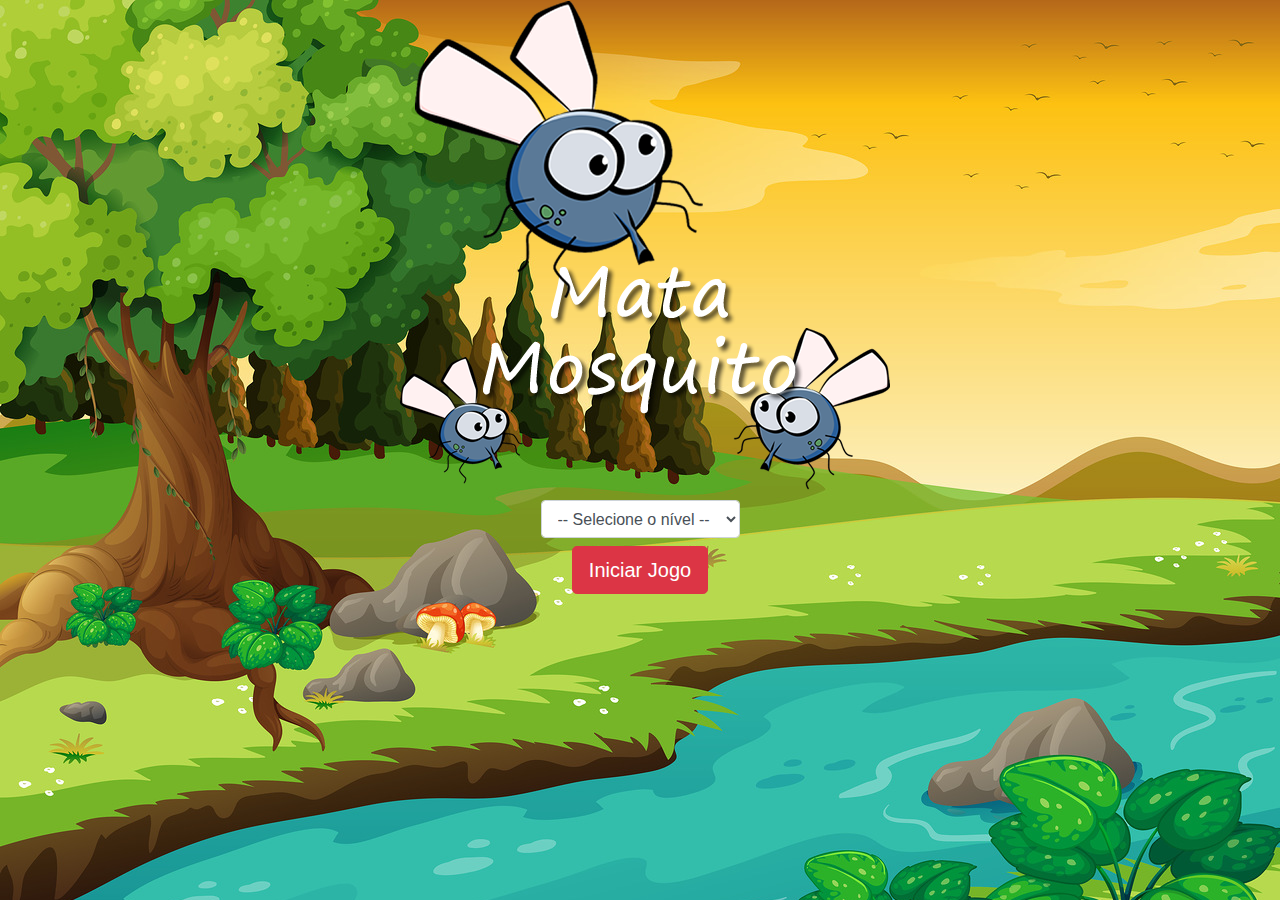
<file: pages/index.html>
<!doctype html>
<html lang="pt-BR">
  <head>
    <title>Mata Mosquito</title>
    <!-- Required meta tags -->
    <meta charset="utf-8">
    <meta name="viewport" content="width=device-width, initial-scale=1, shrink-to-fit=no">
    <link rel="stylesheet" href="../style.css">

    <!-- Bootstrap CSS -->
    <link rel="stylesheet" href="https://stackpath.bootstrapcdn.com/bootstrap/4.3.1/css/bootstrap.min.css" integrity="sha384-ggOyR0iXCbMQv3Xipma34MD+dH/1fQ784/j6cY/iJTQUOhcWr7x9JvoRxT2MZw1T" crossorigin="anonymous">
  </head>
  <body> 

    <div class="container">
        <div class="row">
            <div class="col">
                <div class="d-flex justify-content-center">
                    <img src="../imagens/game.png">
                </div>
            </div>
        </div>

        <div class="row">
            <div class="col">
                <div class="d-flex justify-content-center">
                    <div class="mb-2">
                        <select id="level" class="form-control">
                            <option value="">-- Selecione o nível --</option>
                            <option value="normal">Normal</option>
                            <option value="dificil">Difícil</option>
                            <option value="chucknorris">Chuck Norris</option>
                        </select>
                    </div>
                </div>
            </div>
        </div>

        <div class="row">
            <div class="col">
                <div class="d-flex justify-content-center">
                    <button type="button" class="btn btn-danger btn-lg start">Iniciar Jogo</button>
                </div>
            </div>
        </div>
    </div> 
    <script src="../main.js"></script>  
  </body>
</html>
</file>
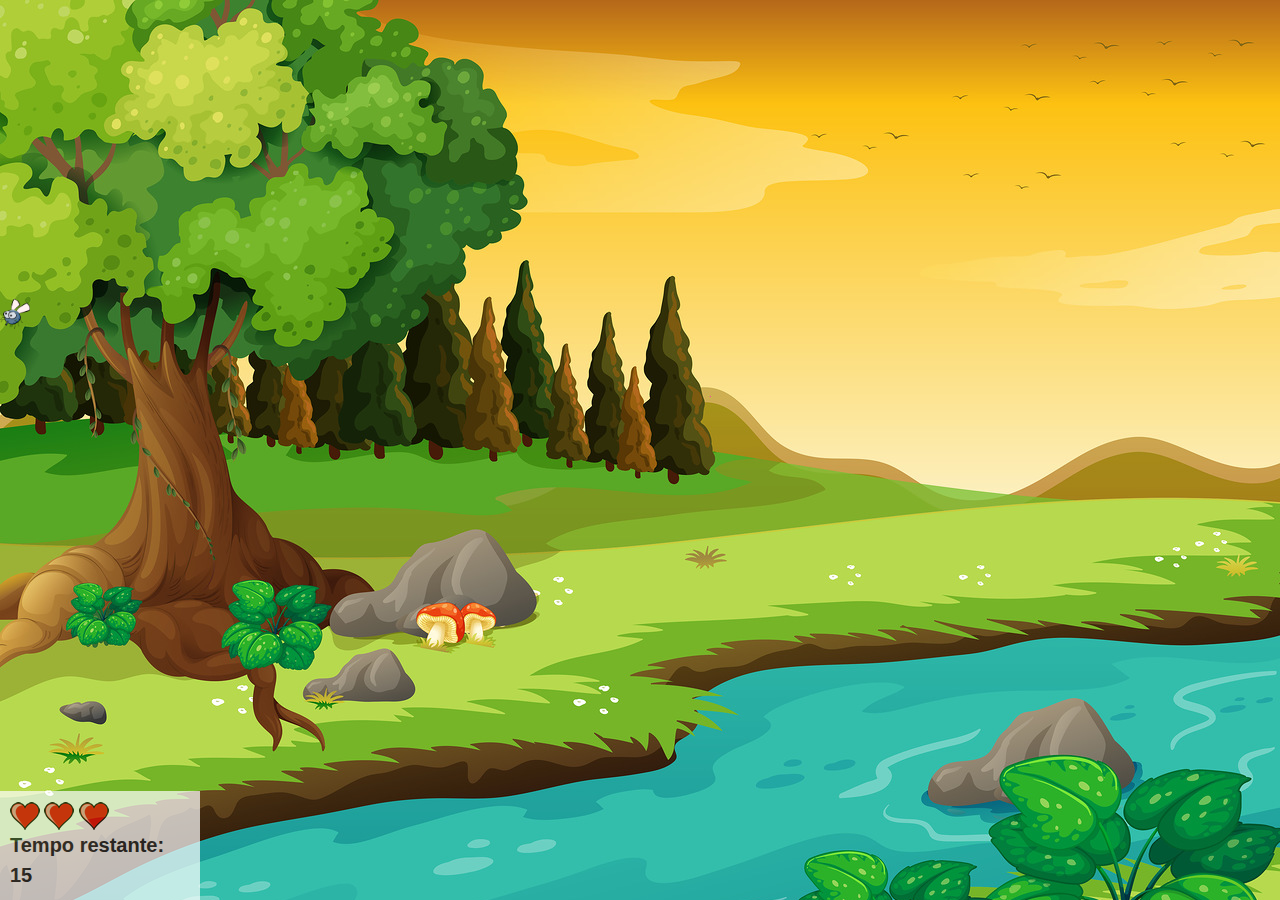
<file: pages/app.html>
<!doctype html>
<html lang="pt-BR">
  <head>
    <title>Mata Mosquito</title>
    <!-- Required meta tags -->
    <meta charset="utf-8">
    <meta name="viewport" content="width=device-width, initial-scale=1, shrink-to-fit=no">
    <link rel="stylesheet" href="../style.css">

    <!-- Bootstrap CSS -->
    <link rel="stylesheet" href="https://stackpath.bootstrapcdn.com/bootstrap/4.3.1/css/bootstrap.min.css" integrity="sha384-ggOyR0iXCbMQv3Xipma34MD+dH/1fQ784/j6cY/iJTQUOhcWr7x9JvoRxT2MZw1T" crossorigin="anonymous">
  </head>
  <body onresize="ajustaTamanhoPalcoJogo()">

    <div class="painel">
        <div class="vidas">
            <img class="v1" src="../imagens/coracao_cheio.png">
            <img class="v2" src="../imagens/coracao_cheio.png">
            <img class="v3" src="../imagens/coracao_cheio.png">
        </div>

        <div class="cronometro">
            Tempo restante: <span class="timer"></span>
        </div>
    </div>

   <script src="../game.js"></script> 
    
  </body>
</html>
</file>
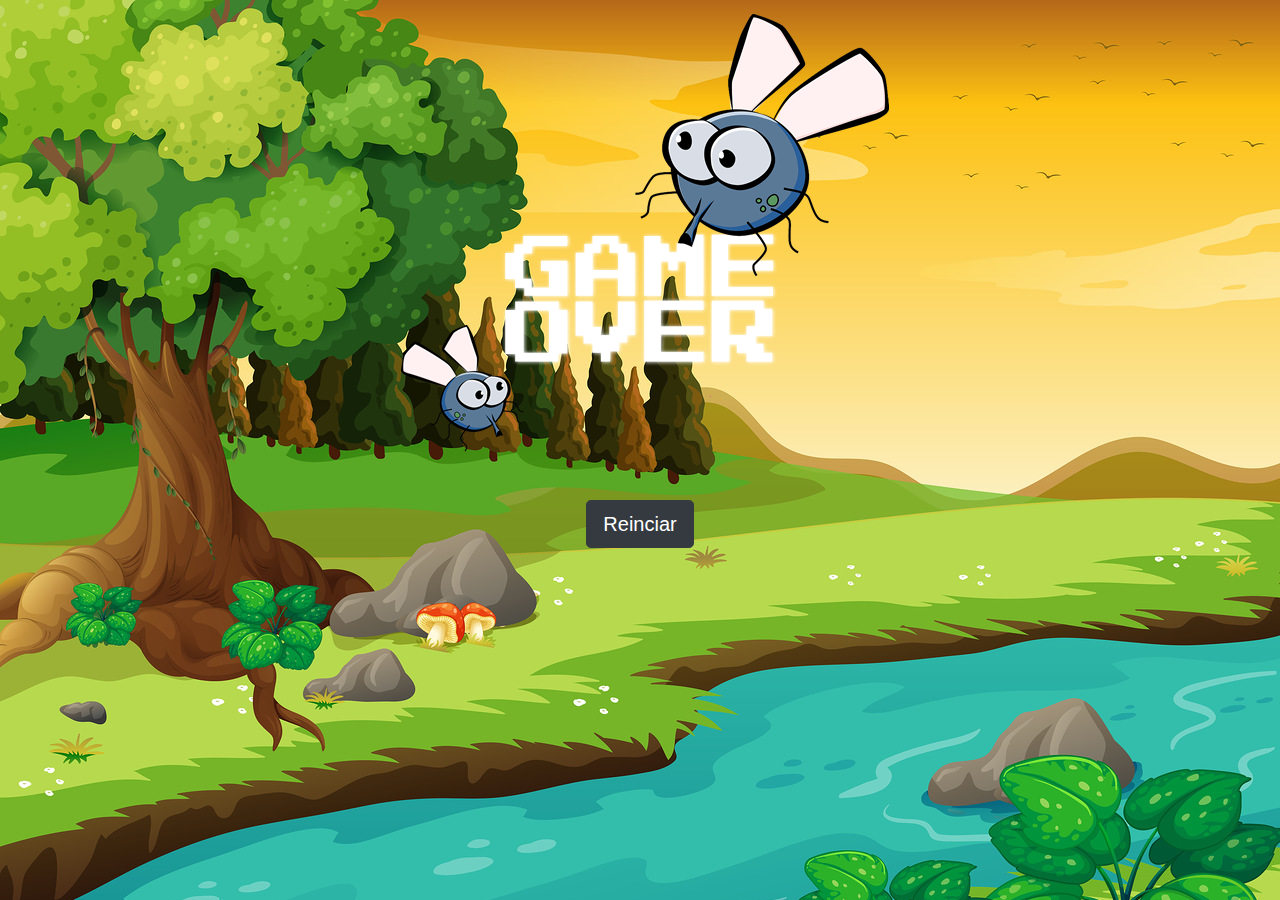
<file: pages/gameOver.html>
<!doctype html>
<html lang="pt-BR">
  <head>
    <title>Mata Mosquito</title>
    <!-- Required meta tags -->
    <meta charset="utf-8">
    <meta name="viewport" content="width=device-width, initial-scale=1, shrink-to-fit=no">
    <link rel="stylesheet" href="../style.css">

    <!-- Bootstrap CSS -->
    <link rel="stylesheet" href="https://stackpath.bootstrapcdn.com/bootstrap/4.3.1/css/bootstrap.min.css" integrity="sha384-ggOyR0iXCbMQv3Xipma34MD+dH/1fQ784/j6cY/iJTQUOhcWr7x9JvoRxT2MZw1T" crossorigin="anonymous">
  </head>
  <body>

    <div class="container">
        <div class="row">
            <div class="col">
                <div class="d-flex justify-content-center">
                    <img src="../imagens/game_over.png">
                </div>
            </div>
        </div>

        <div class="row">
            <div class="col">
                <div class="d-flex justify-content-center">
                    <button type="button" class="btn btn-dark btn-lg gameOver">Reinciar</button>
                </div>
            </div>
        </div>
    </div> 
    <script>
      const gameLoss = document.querySelector('.gameOver');

      function gameOver() {
        gameLoss.addEventListener('click', (e) => {
        window.location.href = 'index.html'
        })
      }

      gameOver();
    </script> 
    
  </body>
</html>
</file>
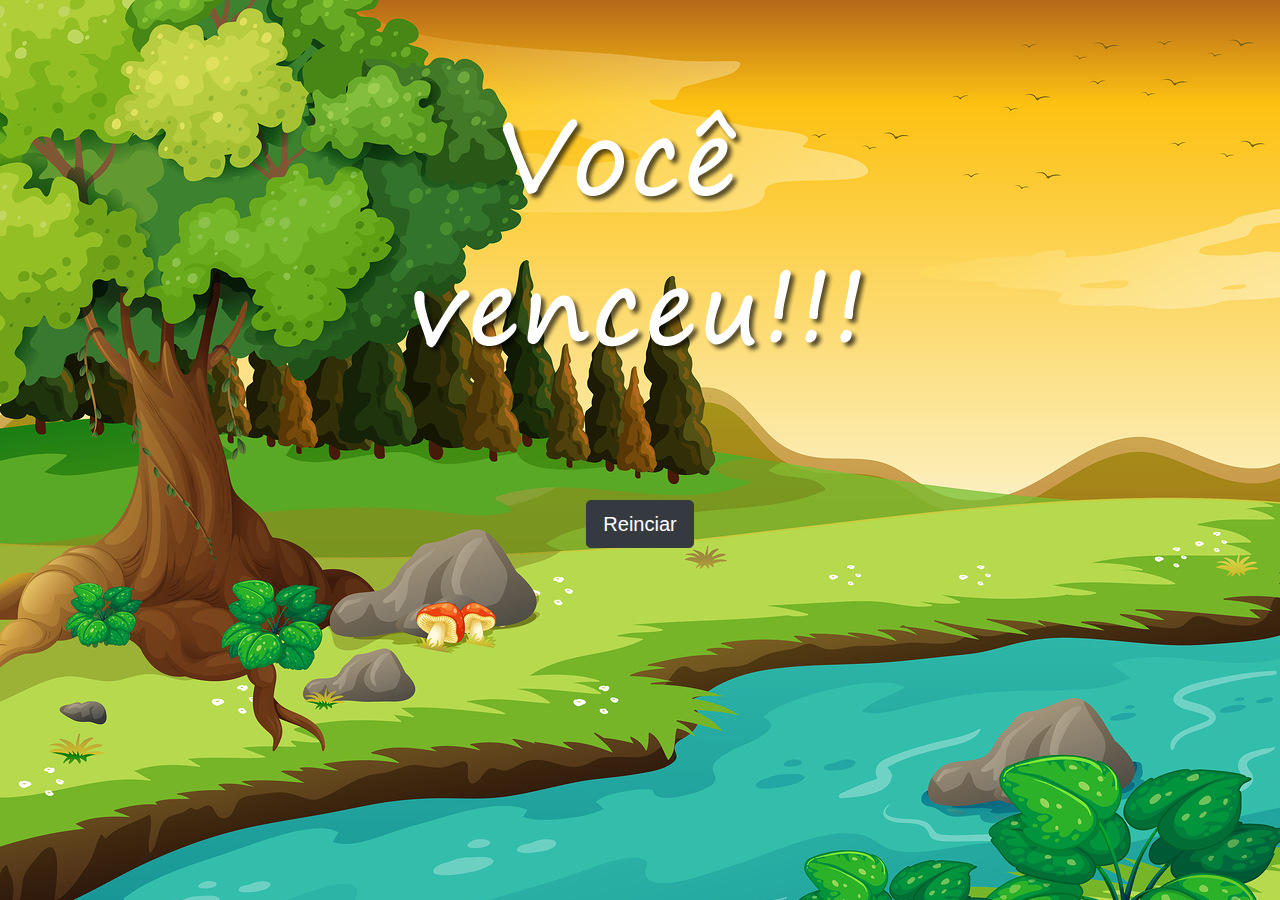
<file: pages/win.html>
<!doctype html>
<html lang="pt-BR">
  <head>
    <title>Mata Mosquito</title>
    <!-- Required meta tags -->
    <meta charset="utf-8">
    <meta name="viewport" content="width=device-width, initial-scale=1, shrink-to-fit=no">
    <link rel="stylesheet" href="../style.css">

    <!-- Bootstrap CSS -->
    <link rel="stylesheet" href="https://stackpath.bootstrapcdn.com/bootstrap/4.3.1/css/bootstrap.min.css" integrity="sha384-ggOyR0iXCbMQv3Xipma34MD+dH/1fQ784/j6cY/iJTQUOhcWr7x9JvoRxT2MZw1T" crossorigin="anonymous">
  </head>
  <body>

    <div class="container">
        <div class="row">
            <div class="col">
                <div class="d-flex justify-content-center">
                    <img src="../imagens/vitoria.png">
                </div>
            </div>
        </div>

        <div class="row">
            <div class="col">
                <div class="d-flex justify-content-center">
                    <button type="button" class="btn btn-dark btn-lg win">Reinciar</button>
                </div>
            </div>
        </div>
    </div> 
    <script>
        const win = document.querySelector('.win');

        function gameWin() {
            win.addEventListener('click', (e) => {
            window.location.href = 'index.html'
            })
        }
        gameWin();
    </script> 
    
  </body>
</html>
</file>
<file: style.css>
* {
    box-sizing: border-box;
    outline: 0;
}

body {
    margin: 0;
    padding: 0;
    background: url('imagens/bg.jpg') ;
    background-attachment: fixed;
    background-size: 100%;
    background-repeat: no-repeat;
    background-color: #000;
    font-family: 'Open sans', sans-serif;
    font-size: 1.3em;
    line-height: 1.5em;
    cursor: url('./imagens/mata_mosca.cur'), default;
}

footer {
    background: #ffffff;
    display: flex;
    max-width: 215px;
    max-height: 150px;
    margin-top: 686px;
}

.mosquito1 {
    width: 50px;
    height: 50px;
}

.mosquito2 {
    width: 70px;
    height: 70px;
}

.mosquito3 {
    width: 30px;
    height: 30px;
}

.ladoB {
    transform: scaleX(-1);
}

.painel {
    position: absolute;
    width: 200px;
    padding: 10px;
    left: 0px;
    bottom: 0px;
    border-top: solid 1px #fff;
    background-color: #fff;
    opacity: 0.7;
}

.vidas {
    float: left;
}

.cronometro {
    float: left;
    font-size: 20px;
    font-weight: bold;
}
</file>
